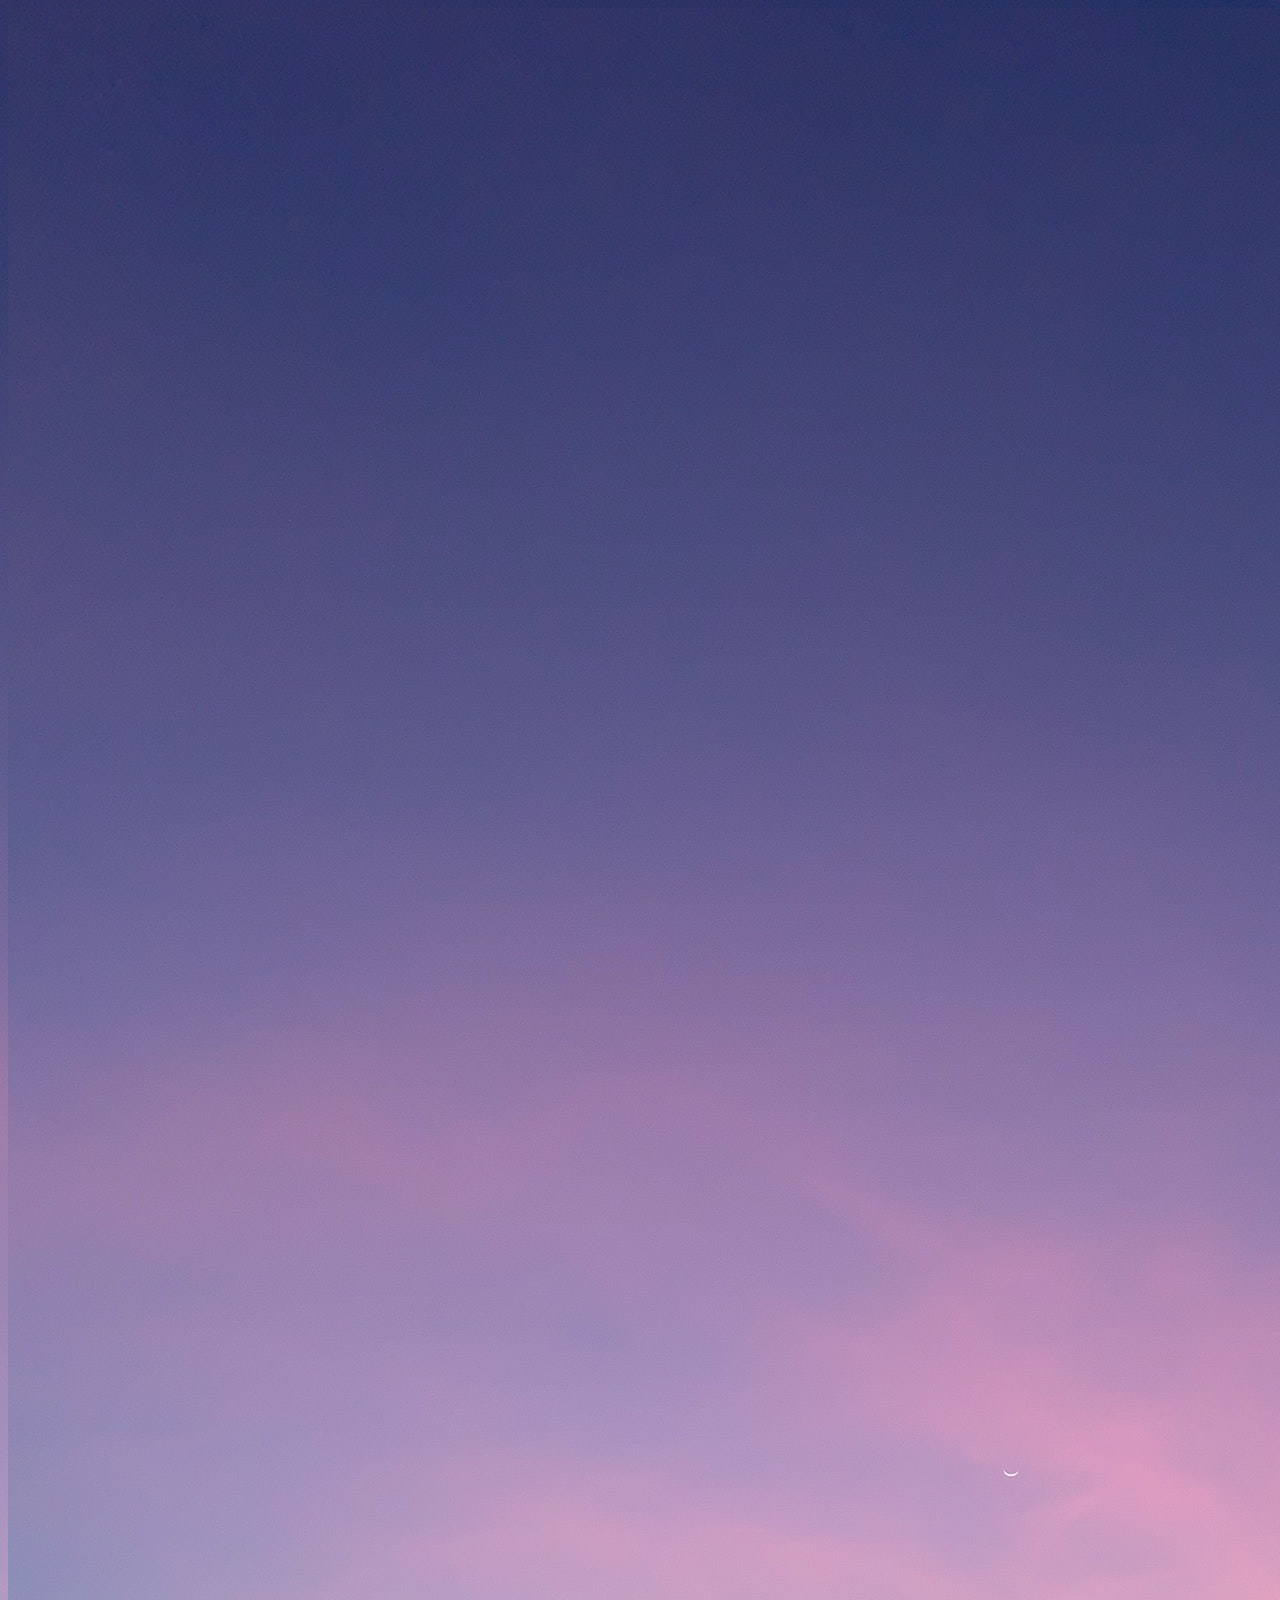
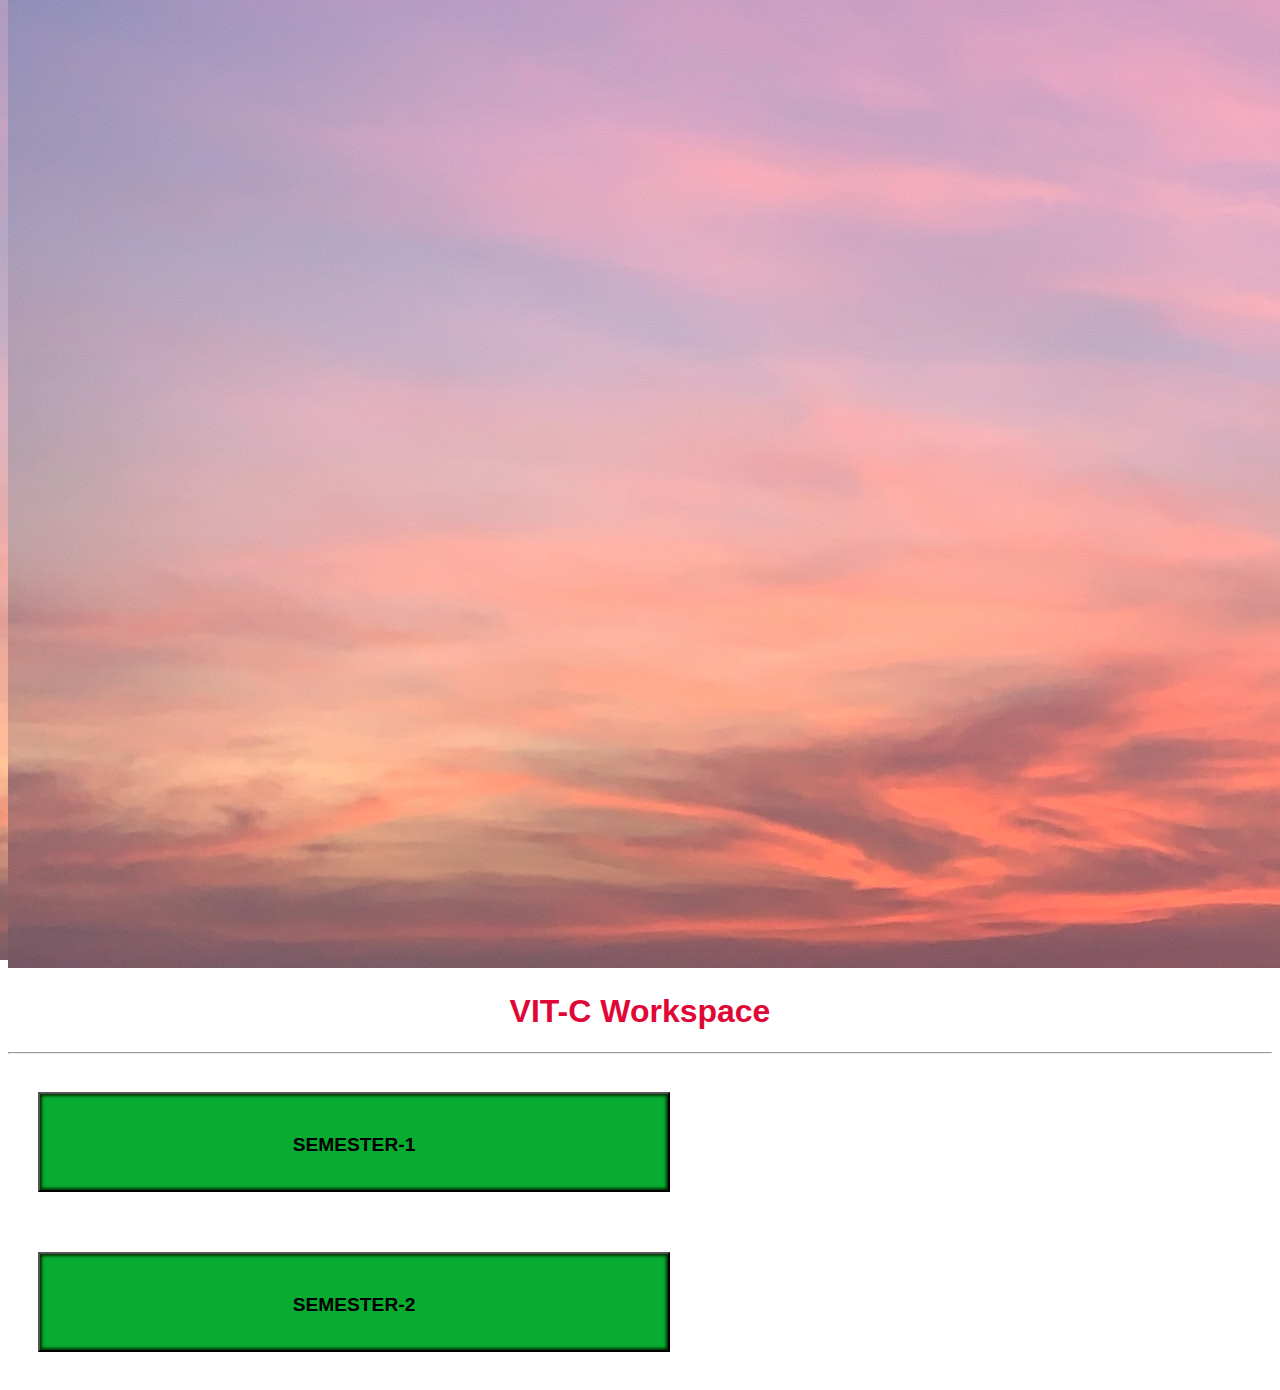
<file: index.html>
<!DOCTYPE html>
<html lang="en">

<head>
    <meta charset="UTF-8">
    <meta http-equiv="X-UA-Compatible" content="IE=edge">
    <meta name="viewport" content="width=device-width, initial-scale=1.0">
    <link rel="stylesheet" href="style.css">
    <title>VIT-C Workspace</title>
</head>

<body>
    <img src="images/bg-gradient.jpg" alt="">
    <header>
        <a href="index.html">
            <h1>VIT-C Workspace</h1>
        </a>
    </header>
    <hr>
    <div class="container">
        <a href="#">
            <button class="sem-choice"> SEMESTER-1</button>
        </a>
        <a href="sem2.html">
            <button class="sem-choice"> SEMESTER-2</button>
        </a>
    </div>
</body>

</html>
</file>
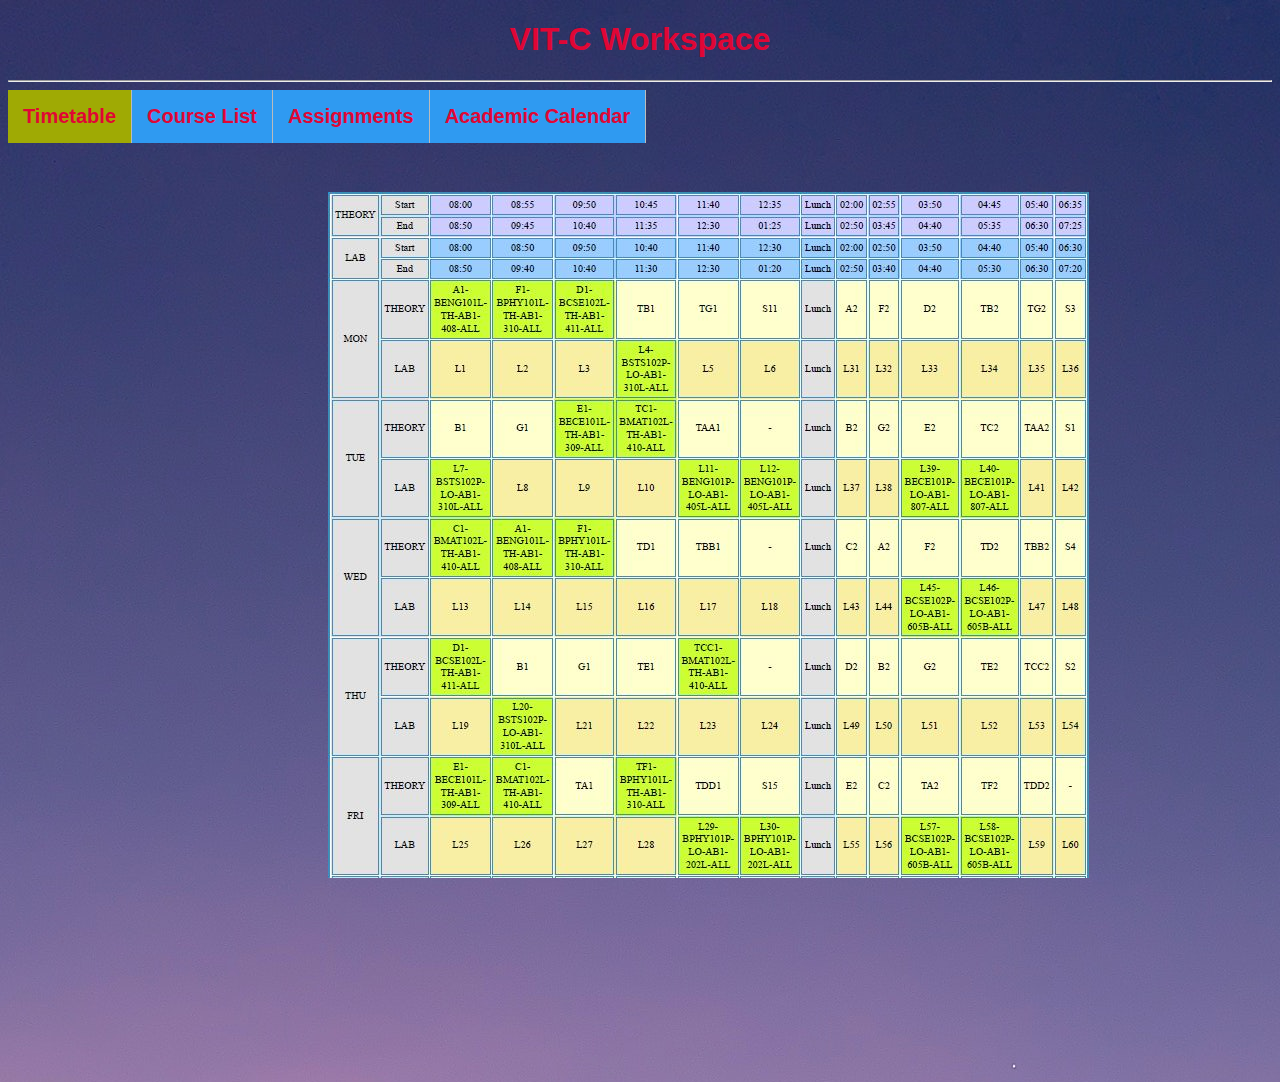
<file: sem2.html>
<!DOCTYPE html>
<html lang="en">
<head>
    <meta charset="UTF-8">
    <meta http-equiv="X-UA-Compatible" content="IE=edge">
    <meta name="viewport" content="width=device-width, initial-scale=1.0">
    <link rel="stylesheet" href="style.css">
    <title>Semester-2</title>
</head>
<body>
    <header>
        <a href="index.html">
            <h1>VIT-C Workspace</h1>
        </a>
    </header>
    <hr>
    <nav>
        <ul>
            <li><a href="sem2.html" class="active">Timetable</a></li>
            <li><a href="sem2courselist.html">Course List</a></li>
            <li><a href="sem2asmts.html">Assignments</a></li>
            <li><a href="sem2calendar.html">Academic Calendar</a></li>
        </ul>
    </nav>
    <section id="tt">
        <img src="/images/sem2tt.JPG" alt="">
    </section>
    <div class="space"></div>
</body>
</html>
</file>
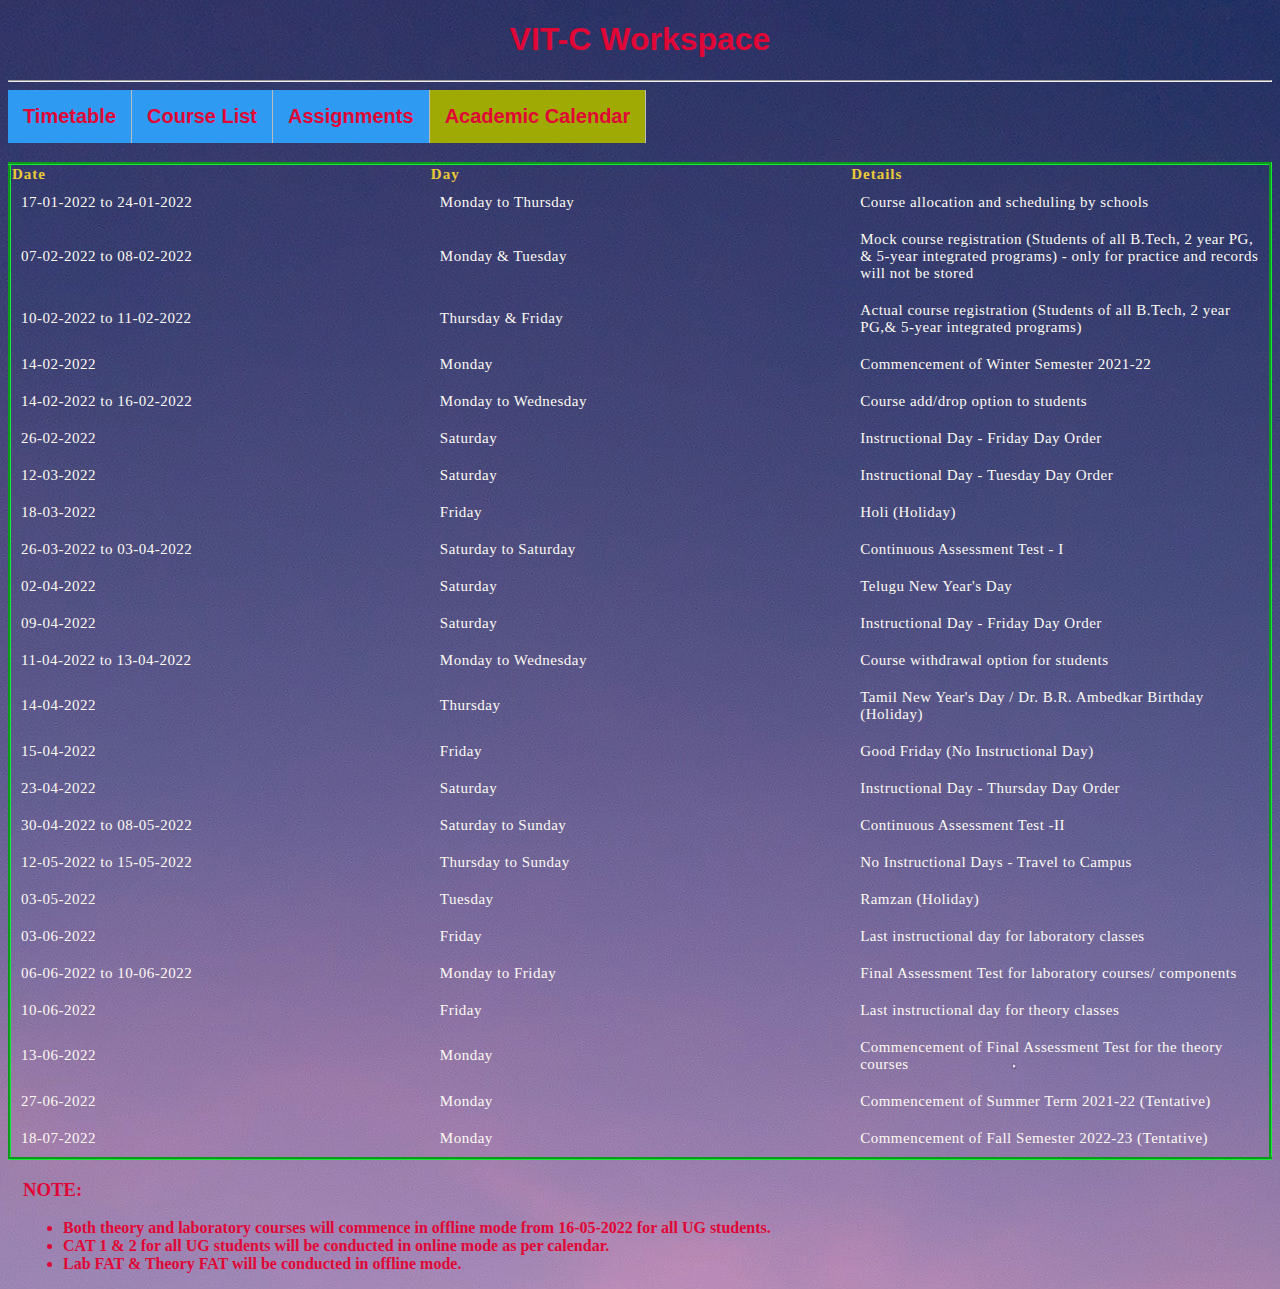
<file: sem2calendar.html>
<!DOCTYPE html>
<html lang="en">

<head>
    <meta charset="UTF-8">
    <meta http-equiv="X-UA-Compatible" content="IE=edge">
    <meta name="viewport" content="width=device-width, initial-scale=1.0">
    <link rel="stylesheet" href="style.css">
    <title>Semester-2 | Academic Calendar</title>
</head>

<body>
    <header>
        <a href="index.html">
            <h1>VIT-C Workspace</h1>
        </a>
    </header>
    <hr>
    <nav>
        <ul>
            <li><a href="sem2.html">Timetable</a></li>
            <li><a href="sem2courselist.html">Course List</a></li>
            <li><a href="sem2asmts.html">Assignments</a></li>
            <li><a href="sem2calendar.html" class="active">Academic Calendar</a></li>
        </ul>
    </nav>
    <br><br><br><br>
    <table id="calendar">
        <tr>
            <th>Date</th>
            <th>Day</th>
            <th>Details</th>
        </tr>
        <tr>
            <td>17-01-2022 to
                24-01-2022</td>
            <td>Monday to
                Thursday</td>
            <td>Course allocation and scheduling by schools</td>
        </tr>
        <tr>
            <td>07-02-2022 to
                08-02-2022</td>
            <td>Monday &
                Tuesday</td>
            <td>Mock course registration (Students of all B.Tech, 2 year PG, & 5-year
                integrated programs) - only for practice and records will not be stored</td>
        </tr>
        <tr>
            <td>10-02-2022 to
                11-02-2022</td>
            <td>Thursday &
                Friday</td>
            <td>Actual course registration (Students of all B.Tech, 2 year PG,& 5-year integrated programs)</td>
        </tr>
        <tr>
            <td>14-02-2022</td>
            <td>Monday</td>
            <td>Commencement of Winter Semester 2021-22</td>
        </tr>
        <tr>
            <td>14-02-2022 to
                16-02-2022</td>
            <td>Monday to
                Wednesday</td>
            <td>Course add/drop option to students</td>
        </tr>
        <tr>
            <td>26-02-2022</td>
            <td>Saturday</td>
            <td>Instructional Day - Friday Day Order</td>
            
        </tr>
        <tr>
            <td>12-03-2022</td>
            <td>Saturday</td>
            <td>Instructional Day - Tuesday Day Order</td>
        </tr>
        <tr>
            <td>18-03-2022</td>
            <td>Friday</td>
            <td>Holi (Holiday)</td>
        </tr>
        <tr>
            <td>26-03-2022 to
                03-04-2022</td>
            <td>Saturday to
                Saturday</td>
            <td>Continuous Assessment Test - I</td>
        </tr>
        <tr>
            <td>02-04-2022</td>
            <td>Saturday</td>
            <td>Telugu New Year's Day</td>
        </tr>
        <tr>
            <td>09-04-2022</td>
            <td>Saturday</td>
            <td>Instructional Day - Friday Day Order</td>
        </tr>
        <tr>
            <td>11-04-2022 to
                13-04-2022</td>
            <td>Monday to
                Wednesday</td>
            <td>Course withdrawal option for students</td>
        </tr>
        <tr>
            <td>14-04-2022</td>
            <td>Thursday</td>
            <td>Tamil New Year's Day / Dr. B.R. Ambedkar Birthday (Holiday)</td>
        </tr>
        <tr>
            <td>15-04-2022</td>
            <td>Friday</td>
            <td>Good Friday (No Instructional Day)</td>
        </tr>
        <tr>
            <td>23-04-2022</td>
            <td>Saturday</td>
            <td>Instructional Day - Thursday Day Order</td>
        </tr>
        <tr>
            <td>30-04-2022 to
                08-05-2022</td>
            <td>Saturday to
                Sunday</td>
            <td>Continuous Assessment Test -II</td>
        </tr>
        <tr>
            <td>12-05-2022 to
                15-05-2022</td>
            <td>Thursday to
                Sunday</td>
            <td>No Instructional Days - Travel to Campus</td>
        </tr>
        <tr>
            <td>03-05-2022</td>
            <td>Tuesday</td>
            <td>Ramzan (Holiday)</td>
        </tr>
        <tr>
            <td>03-06-2022</td>
            <td>Friday</td>
            <td>Last instructional day for laboratory classes</td>
        </tr>
        <tr>
            <td>06-06-2022 to
                10-06-2022</td>
            <td>Monday to
                Friday</td>
            <td>Final Assessment Test for laboratory courses/ components</td>
        </tr>
        <tr>
            <td>10-06-2022</td>
            <td>Friday</td>
            <td>Last instructional day for theory classes</td>
        </tr>
        <tr>
            <td>13-06-2022</td>
            <td>Monday</td>
            <td>Commencement of Final Assessment Test for the theory courses</td>
        </tr>
        <tr>
            <td>27-06-2022</td>
            <td>Monday</td>
            <td>Commencement of Summer Term 2021-22 (Tentative)</td>
        </tr>
        <tr>
            <td>18-07-2022</td>
            <td>Monday</td>
            <td>Commencement of Fall Semester 2022-23 (Tentative)</td>
        </tr>
    </table>
    <div class="note">
        <h3>NOTE:</h3>
        <ul>
            <li>Both theory and laboratory courses will commence in offline mode from 16-05-2022 for all UG
                students.</li>
            <li>CAT 1 & 2 for all UG students will be conducted in online mode as per calendar.</li>
            <li>Lab FAT & Theory FAT will be conducted in offline mode.</li>
        </ul>
    </div>
</body>

</html>
</file>
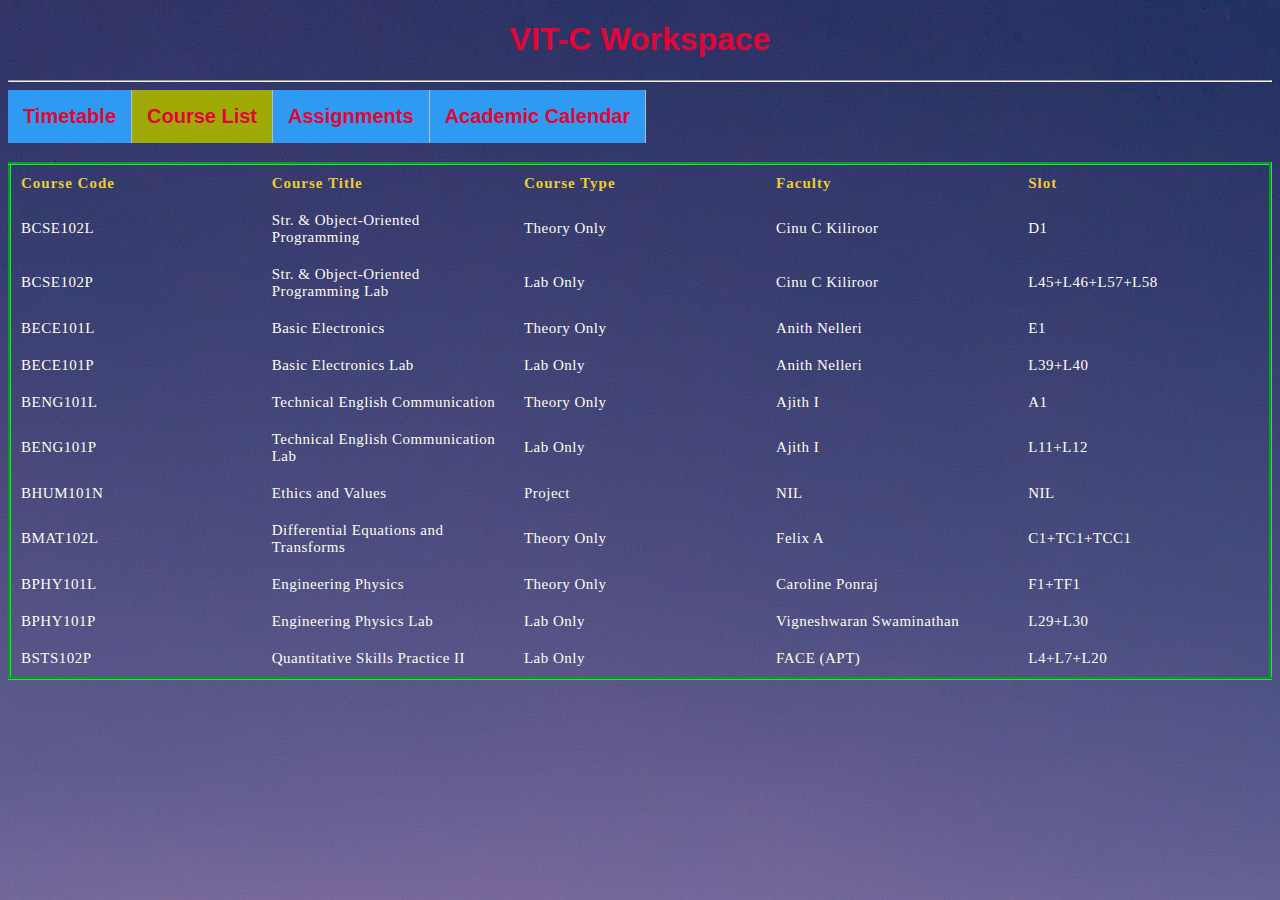
<file: sem2courselist.html>
<!DOCTYPE html>
<html lang="en">

<head>
    <meta charset="UTF-8">
    <meta http-equiv="X-UA-Compatible" content="IE=edge">
    <meta name="viewport" content="width=device-width, initial-scale=1.0">
    <link rel="stylesheet" href="style.css">
    <title>Semester-2 | Courses</title>
</head>

<body>
    <header>
        <a href="index.html">
            <h1>VIT-C Workspace</h1>
        </a>
    </header>
    <hr>
    <nav>
        <ul>
            <li><a href="sem2.html">Timetable</a></li>
            <li><a href="sem2courselist.html" class="active">Course List</a></li>
            <li><a href="sem2asmts.html">Assignments</a></li>
            <li><a href="sem2calendar.html">Academic Calendar</a></li>
        </ul>
    </nav>
    <br><br><br><br>
    <section class="courses">
        <table id="course-list">
            <tr>
                <th>Course Code</th>
                <th>Course Title</th>
                <th>Course Type</th>
                <th>Faculty</th>
                <th>Slot</th>
            </tr>
            <tr>
                <td>BCSE102L</td>
                <td>Str. & Object-Oriented Programming</td>
                <td>Theory Only</td>
                <td>Cinu C Kiliroor</td>
                <td>D1</td>
            </tr>
            <tr>
                <td>BCSE102P</td>
                <td>Str. & Object-Oriented Programming Lab</td>
                <td>Lab Only</td>
                <td>Cinu C Kiliroor</td>
                <td>L45+L46+L57+L58</td>
            </tr>
            <tr>
                <td>BECE101L</td>
                <td>Basic Electronics</td>
                <td>Theory Only</td>
                <td>Anith Nelleri</td>
                <td>E1</td>
            </tr>
            <tr>
                <td>BECE101P</td>
                <td>Basic Electronics Lab</td>
                <td>Lab Only</td>
                <td>Anith Nelleri</td>
                <td>L39+L40</td>
            </tr>
            <tr>
                <td>BENG101L</td>
                <td>Technical English Communication</td>
                <td>Theory Only</td>
                <td>Ajith I</td>
                <td>A1</td>
            </tr>
            <tr>
                <td>BENG101P</td>
                <td>Technical English Communication Lab</td>
                <td>Lab Only</td>
                <td>Ajith I</td>
                <td>L11+L12</td>
            </tr>
            <tr>
                <td>BHUM101N</td>
                <td>Ethics and Values</td>
                <td>Project</td>
                <td>NIL</td>
                <td>NIL</td>
            </tr>
            <tr>
                <td>BMAT102L</td>
                <td>Differential Equations and Transforms</td>
                <td>Theory Only</td>
                <td>Felix A</td>
                <td>C1+TC1+TCC1</td>
            </tr>
            <tr>
                <td>BPHY101L</td>
                <td>Engineering Physics</td>
                <td>Theory Only</td>
                <td>Caroline Ponraj</td>
                <td>F1+TF1</td>
            </tr>
            <tr>
                <td>BPHY101P</td>
                <td>Engineering Physics Lab</td>
                <td>Lab Only</td>
                <td>Vigneshwaran Swaminathan</td>
                <td>L29+L30</td>
            </tr>
            <tr>
                <td>BSTS102P</td>
                <td>Quantitative Skills Practice II</td>
                <td>Lab Only</td>
                <td>FACE (APT)</td>
                <td>L4+L7+L20</td>
            </tr>
        </table>
    </section>

</body>

</html>
</file>
<file: style.css>
a{
    text-decoration: none;
    color: rgb(224, 6, 53);
}

html {
    background-image: url("images/bg-gradient.jpg");
	background-position: top;
	background-repeat: no-repeat;
}

/* body {
	background-image: url("images/bg-gradient.jpg");
	background-position: top;
	background-repeat: no-repeat;
} */

header {
	color: rgb(224, 6, 53);
	font-family: "Segoe UI", Tahoma, Geneva, Verdana, sans-serif;
	text-align: center;
}

.sem-choice:hover {
	background-color: rgb(224, 6, 53);
}

.sem-choice {
	position: relative;
	margin: 30px;
	padding: 40px;
	background-color: rgb(8, 172, 49);
	font-family: "Franklin Gothic Medium", "Arial Narrow", Arial, sans-serif;
	font-weight: 600;
	font-size: larger;
	height: 100px;
	width: 50%;
    box-shadow: inset -2px -2px 3px rgb(2, 51, 2), inset 2px 2px 3px rgb(2, 51, 2);
}

nav ul {
	list-style-type: none;
	margin: 0;
	padding: 0;
	font-family: "Segoe UI", Tahoma, Geneva, Verdana, sans-serif;
	font-weight: 700;
	font-size: 20px;
	color: rgb(224, 6, 53);
	float: left;
}

nav li {
	display: inline;
	float: left;
	border-right: 1px solid #bbb;
	color: rgb(224, 6, 53);
}

nav a {
	float: left;
	text-align: center;
	display: block;
	padding: 15px;
	text-decoration: none;
	background-color: #2f9af1;
}

nav a:visited {
	color: rgb(224, 6, 53);
}
nav li a:hover {
	background-color: rgb(7, 50, 238);
	color: rgb(90, 231, 24);
}

nav a.active {
	background-color: #9faa04;
}

.space {
	margin-top: 1000px;
}

#tt {
	position: absolute;
	margin-top: 8%;
	margin-left: 25%;
}

table {
	table-layout: fixed;
	width: 100%;
	border-collapse: collapse;
	border: 3px solid rgb(22, 236, 51);
    border-radius: 100px;
    border-style: groove;
}

#course-list th,
td {
	padding: 10px;
    font-size: 15px;
    color: rgb(236, 203, 53);
    letter-spacing: 1px;
    text-align: left;
    font-family: 'Rock Salt', cursive;
}

#course-list td{
    color: rgb(253, 250, 243);
    letter-spacing: 0.5px;
}

#calendar{
    padding: 10px;
    font-size: 15px;
    color: rgb(236, 203, 53);
    letter-spacing: 1px;
    text-align: left;
    font-family: 'Rock Salt', cursive;
}

#calendar td{
    color: rgb(253, 250, 243);
    letter-spacing: 0.5px;
}

#calendar th{
    font-size: 15px;
}

.note{
    margin-left: 15px;
    /* margin-bottom: 20px;
    margin-top: 20px; */
    font-family: 'Rock Salt', cursive;
    color: rgb(224, 6, 53);
    font-weight: bolder;
}
</file>
